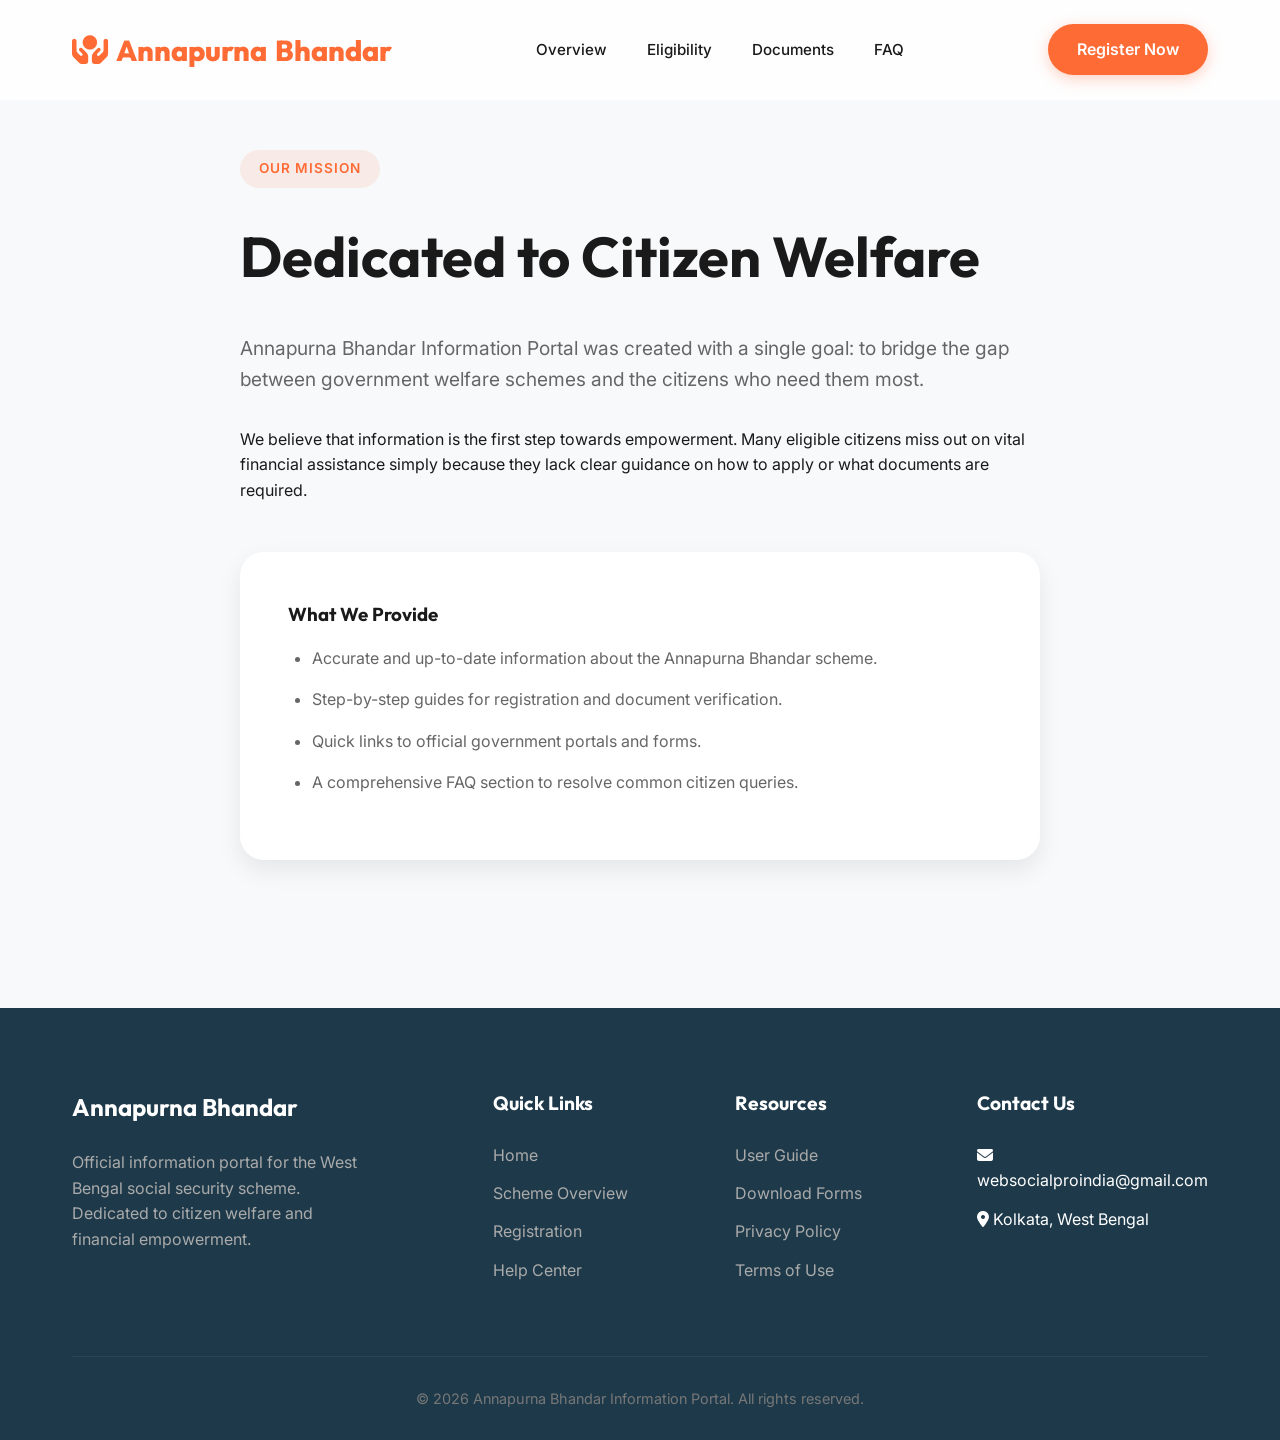
<file: about.html>
<!DOCTYPE html>
<html lang="en">
<head>
    <meta charset="UTF-8">
    <meta name="viewport" content="width=device-width, initial-scale=1.0">
    <title>About Us | Annapurna Bhandar Welfare Information</title>
    <meta name="description" content="Learn more about the mission and vision behind the Annapurna Bhandar information portal. We help citizens access government welfare benefits.">
    <link rel="stylesheet" href="index.css">
    <link rel="stylesheet" href="https://cdnjs.cloudflare.com/ajax/libs/font-awesome/6.4.0/css/all.min.css">
</head>
<body>

    <header id="main-header" class="scrolled">
        <div class="container">
            <nav>
                <a href="index.html" class="logo">
                    <i class="fas fa-hands-holding-circle"></i> Annapurna <span>Bhandar</span>
                </a>
                <ul class="nav-links">
                    <li><a href="index.html#overview">Overview</a></li>
                    <li><a href="index.html#eligibility">Eligibility</a></li>
                    <li><a href="index.html#documents">Documents</a></li>
                    <li><a href="index.html#faq">FAQ</a></li>
                </ul>
                <a href="index.html#apply" class="nav-cta">Register Now</a>
            </nav>
        </div>
    </header>

    <main>
        <section class="section-padding" style="padding-top: 150px;">
            <div class="container">
                <div style="max-width: 800px; margin: 0 auto;">
                    <span class="badge">Our Mission</span>
                    <h1 style="font-size: 3.5rem; margin-bottom: 2rem;">Dedicated to Citizen Welfare</h1>
                    <p style="font-size: 1.2rem; color: var(--text-muted); margin-bottom: 2rem;">
                        Annapurna Bhandar Information Portal was created with a single goal: to bridge the gap between government welfare schemes and the citizens who need them most. 
                    </p>
                    <p style="margin-bottom: 1.5rem;">
                        We believe that information is the first step towards empowerment. Many eligible citizens miss out on vital financial assistance simply because they lack clear guidance on how to apply or what documents are required.
                    </p>
                    <div style="background: var(--white); padding: 3rem; border-radius: 24px; box-shadow: var(--shadow-md); margin: 3rem 0;">
                        <h3 style="margin-bottom: 1rem;">What We Provide</h3>
                        <ul style="list-style: disc; padding-left: 1.5rem; color: var(--text-muted);">
                            <li style="margin-bottom: 1rem;">Accurate and up-to-date information about the Annapurna Bhandar scheme.</li>
                            <li style="margin-bottom: 1rem;">Step-by-step guides for registration and document verification.</li>
                            <li style="margin-bottom: 1rem;">Quick links to official government portals and forms.</li>
                            <li style="margin-bottom: 1rem;">A comprehensive FAQ section to resolve common citizen queries.</li>
                        </ul>
                    </div>
                </div>
            </div>
        </section>
    </main>

    <footer>
        <div class="container">
            <div class="footer-grid">
                <div class="footer-brand">
                    <h2>Annapurna <span>Bhandar</span></h2>
                    <p>Official information portal for the West Bengal social security scheme. Dedicated to citizen welfare and financial empowerment.</p>
                </div>
                <div class="footer-links">
                    <h4>Quick Links</h4>
                    <ul>
                        <li><a href="index.html">Home</a></li>
                        <li><a href="index.html#overview">Scheme Overview</a></li>
                        <li><a href="index.html#apply">Registration</a></li>
                        <li><a href="index.html#faq">Help Center</a></li>
                    </ul>
                </div>
                <div class="footer-links">
                    <h4>Resources</h4>
                    <ul>
                        <li><a href="#">User Guide</a></li>
                        <li><a href="#">Download Forms</a></li>
                        <li><a href="privacy.html">Privacy Policy</a></li>
                        <li><a href="terms.html">Terms of Use</a></li>
                    </ul>
                </div>
                <div class="footer-links">
                    <h4>Contact Us</h4>
                    <ul>
                        <li><i class="fas fa-envelope"></i> websocialproindia@gmail.com</li>
                        <li><i class="fas fa-map-marker-alt"></i> Kolkata, West Bengal</li>
                    </ul>
                </div>
            </div>
            <div class="footer-bottom">
                <p>&copy; 2026 Annapurna Bhandar Information Portal. All rights reserved.</p>
            </div>
        </div>
    </footer>

    <script src="index.js"></script>
</body>
</html>
</file>
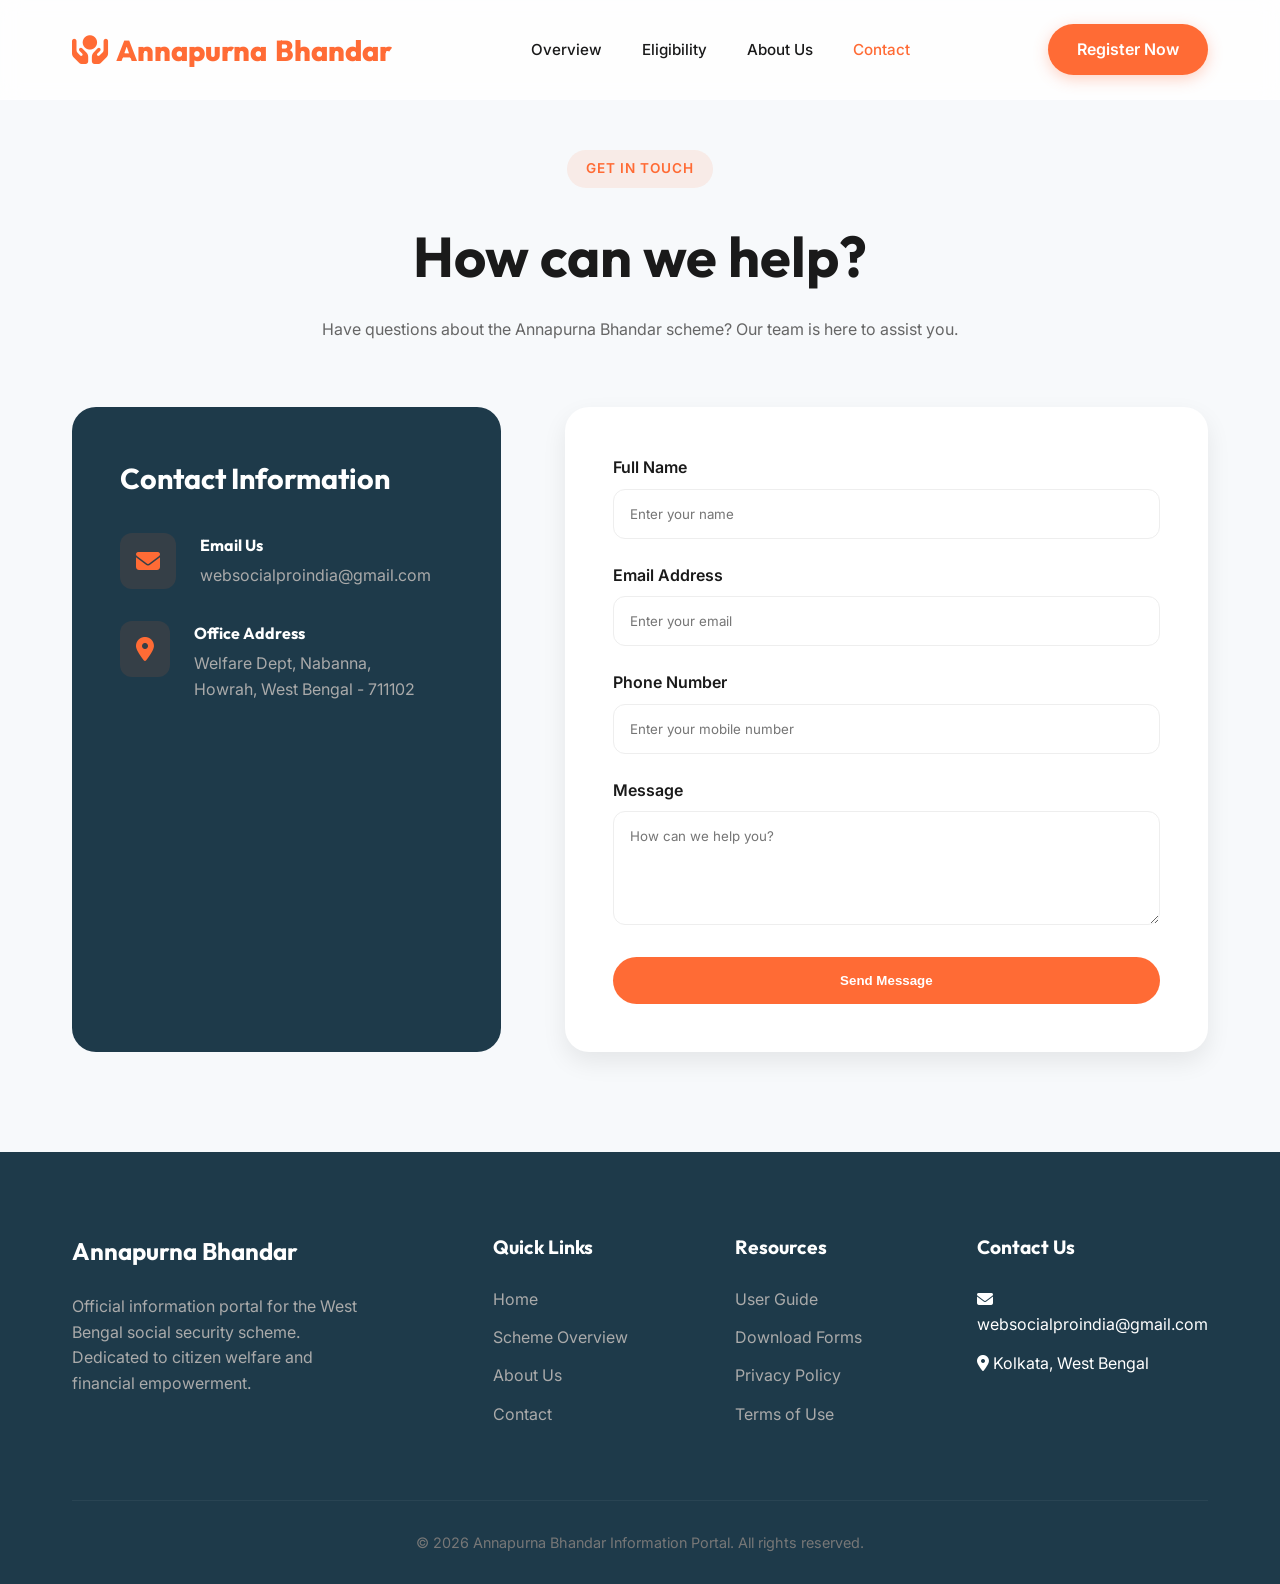
<file: contact.html>
<!DOCTYPE html>
<html lang="en">
<head>
    <meta charset="UTF-8">
    <meta name="viewport" content="width=device-width, initial-scale=1.0">
    <title>Contact Us | Annapurna Bhandar Support</title>
    <meta name="description" content="Get in touch with the Annapurna Bhandar information team. We are here to help you with your queries regarding the scheme.">
    <link rel="stylesheet" href="index.css">
    <link rel="stylesheet" href="https://cdnjs.cloudflare.com/ajax/libs/font-awesome/6.4.0/css/all.min.css">
    <style>
        .contact-container {
            display: grid;
            grid-template-columns: 1fr 1.5fr;
            gap: 4rem;
            margin-top: 4rem;
        }
        .contact-info-card {
            background: var(--secondary-dark);
            color: var(--white);
            padding: 3rem;
            border-radius: 24px;
        }
        .contact-method {
            margin-bottom: 2rem;
            display: flex;
            gap: 1.5rem;
            align-items: flex-start;
        }
        .contact-method i {
            font-size: 1.5rem;
            color: var(--primary);
            background: rgba(255, 107, 53, 0.1);
            padding: 1rem;
            border-radius: 12px;
        }
        .contact-form {
            background: var(--white);
            padding: 3rem;
            border-radius: 24px;
            box-shadow: var(--shadow-md);
        }
        .form-group {
            margin-bottom: 1.5rem;
        }
        .form-group label {
            display: block;
            margin-bottom: 0.5rem;
            font-weight: 600;
        }
        .form-group input, .form-group textarea {
            width: 100%;
            padding: 1rem;
            border: 1px solid #EEE;
            border-radius: 12px;
            font-family: inherit;
            transition: var(--transition);
        }
        .form-group input:focus, .form-group textarea:focus {
            outline: none;
            border-color: var(--primary);
            box-shadow: 0 0 0 4px rgba(255, 107, 53, 0.1);
        }
        .submit-btn {
            background: var(--primary);
            color: var(--white);
            border: none;
            padding: 1rem 2.5rem;
            border-radius: 50px;
            font-weight: 600;
            cursor: pointer;
            width: 100%;
            transition: var(--transition);
        }
        .submit-btn:hover {
            background: var(--primary-dark);
            transform: translateY(-2px);
        }
        @media (max-width: 992px) {
            .contact-container { grid-template-columns: 1fr; }
        }
    </style>
</head>
<body>

    <header id="main-header" class="scrolled">
        <div class="container">
            <nav>
                <a href="index.html" class="logo">
                    <i class="fas fa-hands-holding-circle"></i> Annapurna <span>Bhandar</span>
                </a>
                <ul class="nav-links">
                    <li><a href="index.html#overview">Overview</a></li>
                    <li><a href="index.html#eligibility">Eligibility</a></li>
                    <li><a href="about.html">About Us</a></li>
                    <li><a href="contact.html" style="color: var(--primary);">Contact</a></li>
                </ul>
                <a href="index.html#apply" class="nav-cta">Register Now</a>
            </nav>
        </div>
    </header>

    <main>
        <section class="section-padding" style="padding-top: 150px;">
            <div class="container">
                <div style="text-align: center; max-width: 700px; margin: 0 auto 2rem;">
                    <span class="badge">Get in Touch</span>
                    <h1 style="font-size: 3.5rem; margin-bottom: 1rem;">How can we help?</h1>
                    <p style="color: var(--text-muted);">Have questions about the Annapurna Bhandar scheme? Our team is here to assist you.</p>
                </div>

                <div class="contact-container">
                    <div class="contact-info-card">
                        <h3 style="margin-bottom: 2rem; font-size: 1.8rem;">Contact Information</h3>
                        <div class="contact-method">
                            <i class="fas fa-envelope"></i>
                            <div>
                                <h4 style="margin-bottom: 0.3rem;">Email Us</h4>
                                <p style="color: #AAA;">websocialproindia@gmail.com</p>
                            </div>
                        </div>
                        <div class="contact-method">
                            <i class="fas fa-map-marker-alt"></i>
                            <div>
                                <h4 style="margin-bottom: 0.3rem;">Office Address</h4>
                                <p style="color: #AAA;">Welfare Dept, Nabanna,<br>Howrah, West Bengal - 711102</p>
                            </div>
                        </div>
                    </div>

                    <div class="contact-form">
                        <form id="support-form">
                            <div class="form-group">
                                <label>Full Name</label>
                                <input type="text" placeholder="Enter your name" required>
                            </div>
                            <div class="form-group">
                                <label>Email Address</label>
                                <input type="email" placeholder="Enter your email" required>
                            </div>
                            <div class="form-group">
                                <label>Phone Number</label>
                                <input type="tel" placeholder="Enter your mobile number" required>
                            </div>
                            <div class="form-group">
                                <label>Message</label>
                                <textarea rows="5" placeholder="How can we help you?" required></textarea>
                            </div>
                            <button type="submit" class="submit-btn">Send Message</button>
                        </form>
                    </div>
                </div>
            </div>
        </section>
    </main>

    <footer>
        <div class="container">
            <div class="footer-grid">
                <div class="footer-brand">
                    <h2>Annapurna <span>Bhandar</span></h2>
                    <p>Official information portal for the West Bengal social security scheme. Dedicated to citizen welfare and financial empowerment.</p>
                </div>
                <div class="footer-links">
                    <h4>Quick Links</h4>
                    <ul>
                        <li><a href="index.html">Home</a></li>
                        <li><a href="index.html#overview">Scheme Overview</a></li>
                        <li><a href="about.html">About Us</a></li>
                        <li><a href="contact.html">Contact</a></li>
                    </ul>
                </div>
                <div class="footer-links">
                    <h4>Resources</h4>
                    <ul>
                        <li><a href="#">User Guide</a></li>
                        <li><a href="#">Download Forms</a></li>
                        <li><a href="privacy.html">Privacy Policy</a></li>
                        <li><a href="terms.html">Terms of Use</a></li>
                    </ul>
                </div>
                <div class="footer-links">
                    <h4>Contact Us</h4>
                    <ul>
                        <li><i class="fas fa-envelope"></i> websocialproindia@gmail.com</li>
                        <li><i class="fas fa-map-marker-alt"></i> Kolkata, West Bengal</li>
                    </ul>
                </div>
            </div>
            <div class="footer-bottom">
                <p>&copy; 2026 Annapurna Bhandar Information Portal. All rights reserved.</p>
            </div>
        </div>
    </footer>

    <script src="index.js"></script>
    <script>
        document.getElementById('support-form').addEventListener('submit', (e) => {
            e.preventDefault();
            alert('Thank you! Your message has been sent. We will get back to you soon.');
            e.target.reset();
        });
    </script>
</body>
</html>
</file>
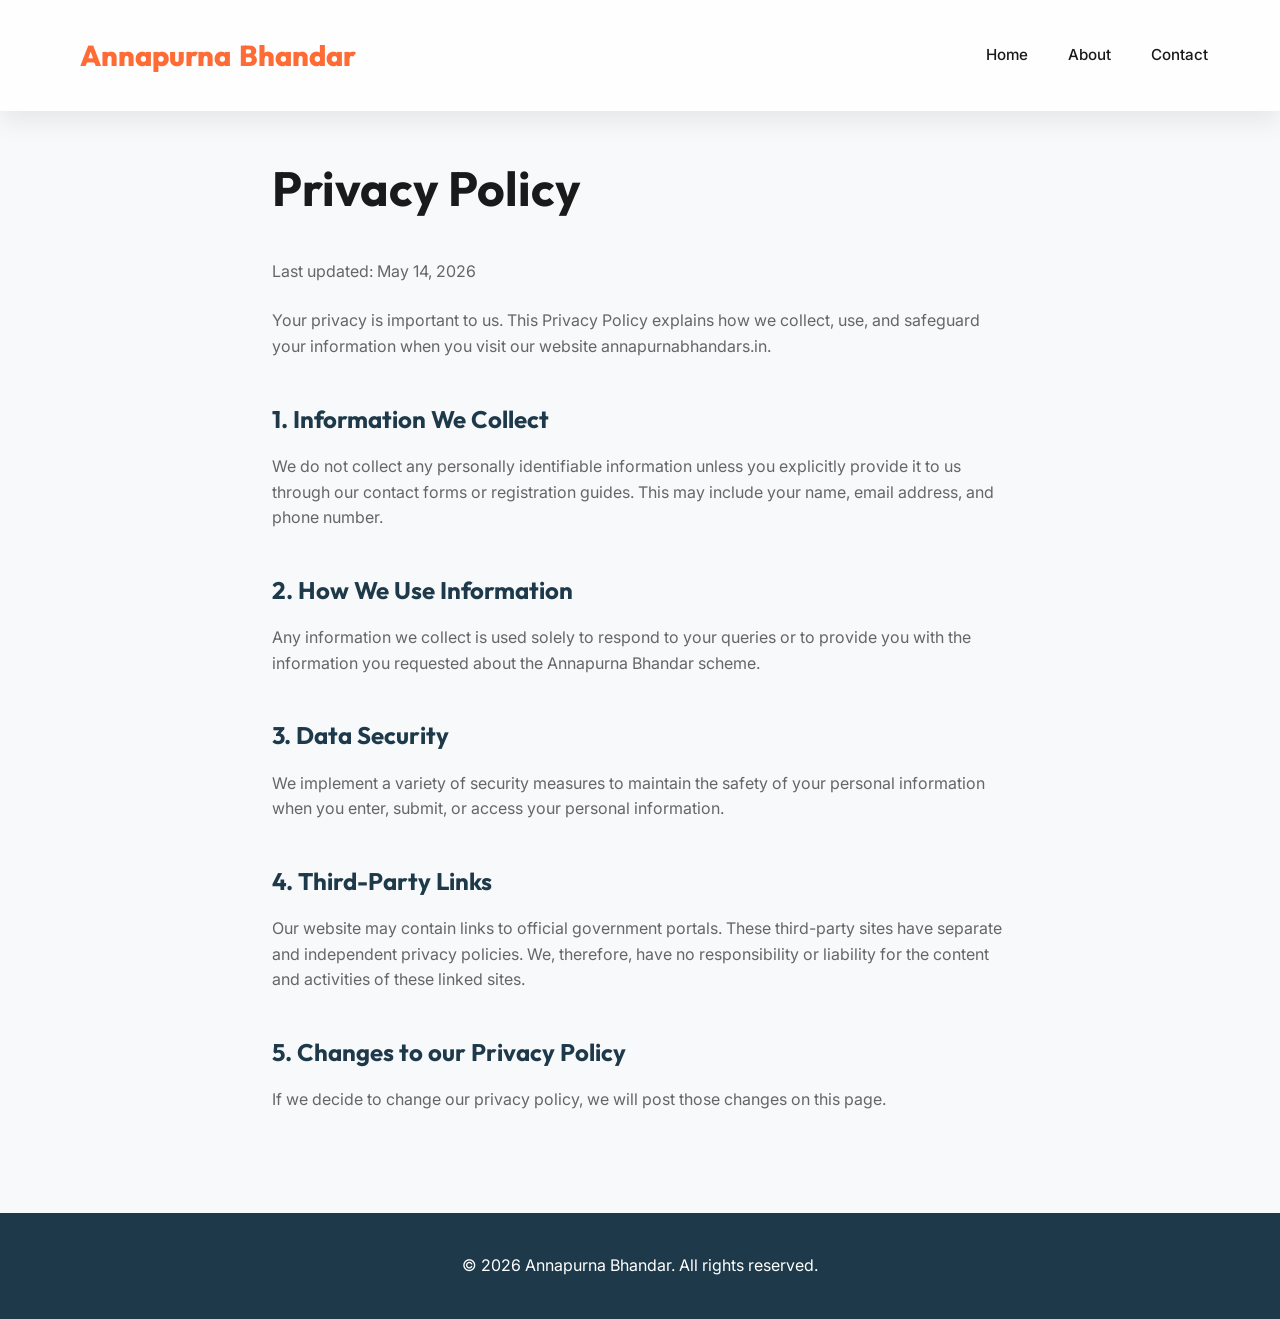
<file: privacy.html>
<!DOCTYPE html>
<html lang="en">
<head>
    <meta charset="UTF-8">
    <meta name="viewport" content="width=device-width, initial-scale=1.0">
    <title>Privacy Policy | Annapurna Bhandar Portal</title>
    <link rel="stylesheet" href="index.css">
    <style>
        .legal-content { max-width: 800px; margin: 150px auto 100px; padding: 0 2rem; }
        .legal-content h1 { margin-bottom: 2rem; font-size: 3rem; }
        .legal-content h2 { margin: 2.5rem 0 1rem; color: var(--secondary-dark); }
        .legal-content p { margin-bottom: 1.5rem; color: var(--text-muted); }
    </style>
</head>
<body>
    <header id="main-header" class="scrolled">
        <div class="container">
            <nav>
                <a href="index.html" class="logo">
                    <i class="fas fa-hands-holding-circle"></i> Annapurna <span>Bhandar</span>
                </a>
                <ul class="nav-links">
                    <li><a href="index.html">Home</a></li>
                    <li><a href="about.html">About</a></li>
                    <li><a href="contact.html">Contact</a></li>
                </ul>
            </nav>
        </div>
    </header>

    <main class="legal-content">
        <h1>Privacy Policy</h1>
        <p>Last updated: May 14, 2026</p>
        
        <p>Your privacy is important to us. This Privacy Policy explains how we collect, use, and safeguard your information when you visit our website annapurnabhandars.in.</p>
        
        <h2>1. Information We Collect</h2>
        <p>We do not collect any personally identifiable information unless you explicitly provide it to us through our contact forms or registration guides. This may include your name, email address, and phone number.</p>
        
        <h2>2. How We Use Information</h2>
        <p>Any information we collect is used solely to respond to your queries or to provide you with the information you requested about the Annapurna Bhandar scheme.</p>
        
        <h2>3. Data Security</h2>
        <p>We implement a variety of security measures to maintain the safety of your personal information when you enter, submit, or access your personal information.</p>
        
        <h2>4. Third-Party Links</h2>
        <p>Our website may contain links to official government portals. These third-party sites have separate and independent privacy policies. We, therefore, have no responsibility or liability for the content and activities of these linked sites.</p>
        
        <h2>5. Changes to our Privacy Policy</h2>
        <p>If we decide to change our privacy policy, we will post those changes on this page.</p>
    </main>

    <footer style="background: var(--secondary-dark); color: white; padding: 40px 0; text-align: center;">
        <p>&copy; 2026 Annapurna Bhandar. All rights reserved.</p>
    </footer>
</body>
</html>
</file>
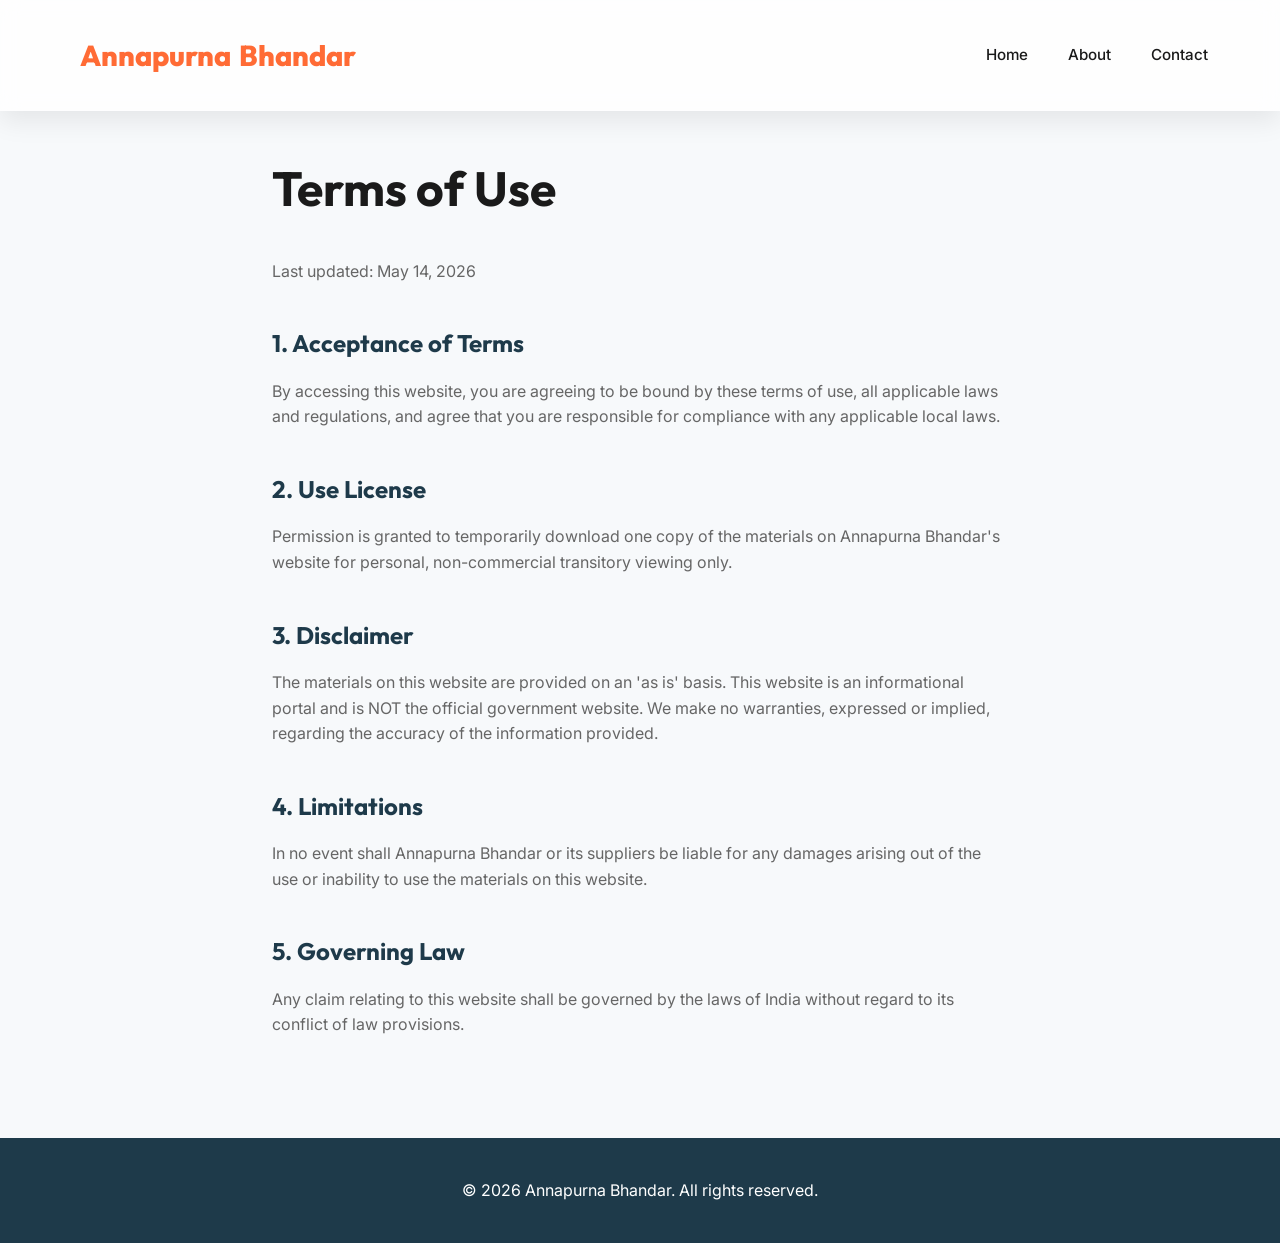
<file: terms.html>
<!DOCTYPE html>
<html lang="en">
<head>
    <meta charset="UTF-8">
    <meta name="viewport" content="width=device-width, initial-scale=1.0">
    <title>Terms of Use | Annapurna Bhandar Portal</title>
    <link rel="stylesheet" href="index.css">
    <style>
        .legal-content { max-width: 800px; margin: 150px auto 100px; padding: 0 2rem; }
        .legal-content h1 { margin-bottom: 2rem; font-size: 3rem; }
        .legal-content h2 { margin: 2.5rem 0 1rem; color: var(--secondary-dark); }
        .legal-content p { margin-bottom: 1.5rem; color: var(--text-muted); }
    </style>
</head>
<body>
    <header id="main-header" class="scrolled">
        <div class="container">
            <nav>
                <a href="index.html" class="logo">
                    <i class="fas fa-hands-holding-circle"></i> Annapurna <span>Bhandar</span>
                </a>
                <ul class="nav-links">
                    <li><a href="index.html">Home</a></li>
                    <li><a href="about.html">About</a></li>
                    <li><a href="contact.html">Contact</a></li>
                </ul>
            </nav>
        </div>
    </header>

    <main class="legal-content">
        <h1>Terms of Use</h1>
        <p>Last updated: May 14, 2026</p>
        
        <h2>1. Acceptance of Terms</h2>
        <p>By accessing this website, you are agreeing to be bound by these terms of use, all applicable laws and regulations, and agree that you are responsible for compliance with any applicable local laws.</p>
        
        <h2>2. Use License</h2>
        <p>Permission is granted to temporarily download one copy of the materials on Annapurna Bhandar's website for personal, non-commercial transitory viewing only.</p>
        
        <h2>3. Disclaimer</h2>
        <p>The materials on this website are provided on an 'as is' basis. This website is an informational portal and is NOT the official government website. We make no warranties, expressed or implied, regarding the accuracy of the information provided.</p>
        
        <h2>4. Limitations</h2>
        <p>In no event shall Annapurna Bhandar or its suppliers be liable for any damages arising out of the use or inability to use the materials on this website.</p>
        
        <h2>5. Governing Law</h2>
        <p>Any claim relating to this website shall be governed by the laws of India without regard to its conflict of law provisions.</p>
    </main>

    <footer style="background: var(--secondary-dark); color: white; padding: 40px 0; text-align: center;">
        <p>&copy; 2026 Annapurna Bhandar. All rights reserved.</p>
    </footer>
</body>
</html>
</file>
<file: index.css>
@import url('https://fonts.googleapis.com/css2?family=Inter:wght@300;400;500;600;700&family=Outfit:wght@300;400;500;600;700;800&display=swap');

:root {
    /* Color Palette */
    --primary: #FF6B35;
    --primary-light: #FF8C61;
    --primary-dark: #E85A24;
    --secondary: #2E5266;
    --secondary-dark: #1E3A4A;
    --accent: #6D2E46;
    --bg-main: #F7F9FB;
    --bg-card: #FFFFFF;
    --text-main: #1A1A1A;
    --text-muted: #666666;
    --white: #FFFFFF;
    --glass: rgba(255, 255, 255, 0.8);
    --glass-border: rgba(255, 255, 255, 0.2);
    
    /* Shadows */
    --shadow-sm: 0 2px 4px rgba(0, 0, 0, 0.05);
    --shadow-md: 0 10px 25px rgba(0, 0, 0, 0.08);
    --shadow-lg: 0 20px 50px rgba(0, 0, 0, 0.12);
    
    /* Transitions */
    --transition: all 0.3s cubic-bezier(0.4, 0, 0.2, 1);
}

* {
    margin: 0;
    padding: 0;
    box-sizing: border-box;
}

html {
    scroll-behavior: smooth;
}

body {
    font-family: 'Inter', sans-serif;
    background-color: var(--bg-main);
    color: var(--text-main);
    line-height: 1.6;
    overflow-x: hidden;
}

h1, h2, h3, h4, h5, h6 {
    font-family: 'Outfit', sans-serif;
    font-weight: 700;
}

a {
    text-decoration: none;
    color: inherit;
    transition: var(--transition);
}

ul {
    list-style: none;
}

/* Layout Utilities */
.container {
    max-width: 1200px;
    margin: 0 auto;
    padding: 0 2rem;
}

.section-padding {
    padding: 100px 0;
}

/* Header & Navigation */
header {
    position: fixed;
    top: 0;
    left: 0;
    width: 100%;
    z-index: 1000;
    background: var(--glass);
    backdrop-filter: blur(10px);
    border-bottom: 1px solid var(--glass-border);
    transition: var(--transition);
}

header.scrolled {
    padding: 0.5rem 0;
    box-shadow: var(--shadow-md);
}

nav {
    display: flex;
    justify-content: space-between;
    align-items: center;
    padding: 1.5rem 0;
}

.logo {
    font-family: 'Outfit', sans-serif;
    font-size: 1.8rem;
    font-weight: 800;
    color: var(--primary);
    display: flex;
    align-items: center;
    gap: 0.5rem;
}

.nav-links {
    display: flex;
    gap: 2.5rem;
}

.nav-links a {
    font-weight: 500;
    font-size: 0.95rem;
}

.nav-links a:hover {
    color: var(--primary);
}

.nav-cta {
    background: var(--primary);
    color: var(--white);
    padding: 0.8rem 1.8rem;
    border-radius: 50px;
    font-weight: 600;
    box-shadow: 0 4px 15px rgba(255, 107, 53, 0.3);
}

.nav-cta:hover {
    transform: translateY(-2px);
    box-shadow: 0 8px 25px rgba(255, 107, 53, 0.4);
    background: var(--primary-dark);
}

/* Hero Slider - Full Visibility & Advance Look */
.hero {
    width: 100%;
    aspect-ratio: 2.8 / 1; /* Best ratio for the provided banner images */
    min-height: 400px;
    padding-top: 0;
    position: relative;
    overflow: hidden;
    background: #f0f0f0;
    margin-top: 80px; /* Space for fixed header */
}

@media (max-width: 768px) {
    .hero {
        aspect-ratio: 16 / 9;
        margin-top: 60px;
    }
}

.slider {
    position: absolute;
    top: 0;
    left: 0;
    width: 100%;
    height: 100%;
    z-index: 1;
}

.slide {
    position: absolute;
    top: 0;
    left: 0;
    width: 100%;
    height: 100%;
    opacity: 0;
    visibility: hidden;
    transition: opacity 0.8s cubic-bezier(0.4, 0, 0.2, 1);
    background-size: 100% 100%; /* Ensure full image is visible */
    background-position: center;
    background-repeat: no-repeat;
}

.slide.active {
    opacity: 1;
    visibility: visible;
}

/* Dots Navigation */
.slider-dots {
    position: absolute;
    bottom: 20px;
    left: 50%;
    transform: translateX(-50%);
    z-index: 5;
    display: flex;
    gap: 10px;
}

.dot {
    width: 12px;
    height: 12px;
    background: rgba(255, 255, 255, 0.4);
    border-radius: 50%;
    cursor: pointer;
    transition: var(--transition);
    border: 2px solid transparent;
}

.dot.active {
    background: var(--primary);
    transform: scale(1.2);
    border-color: white;
}

.hero-overlay {
    display: none; /* Removed overlay to make banners fully clear as requested */
}

.hero-content {
    display: none; /* Hide floating text if using images that already have text/graphics */
}

.badge {
    background: rgba(255, 107, 53, 0.1);
    color: var(--primary);
    padding: 0.5rem 1.2rem;
    border-radius: 50px;
    font-size: 0.85rem;
    font-weight: 600;
    display: inline-block;
    margin-bottom: 1.5rem;
    text-transform: uppercase;
    letter-spacing: 1px;
}

.hero h1 {
    font-size: 4rem;
    line-height: 1.1;
    margin-bottom: 1.5rem;
    color: var(--secondary-dark);
}

.hero h1 span {
    color: var(--primary);
}

.hero p {
    font-size: 1.2rem;
    color: var(--text-muted);
    margin-bottom: 2.5rem;
    max-width: 500px;
}

.hero-btns {
    display: flex;
    gap: 1.5rem;
}

.btn-secondary {
    background: var(--white);
    color: var(--secondary);
    padding: 0.8rem 1.8rem;
    border-radius: 50px;
    font-weight: 600;
    border: 2px solid #EEE;
}

.btn-secondary:hover {
    border-color: var(--primary);
    color: var(--primary);
}

/* Features Section */
.features-grid {
    display: grid;
    grid-template-columns: repeat(auto-fit, minmax(300px, 1fr));
    gap: 2rem;
    margin-top: 4rem;
}

.feature-card {
    background: var(--bg-card);
    padding: 3rem 2rem;
    border-radius: 24px;
    box-shadow: var(--shadow-sm);
    transition: var(--transition);
    border: 1px solid #F0F0F0;
    text-align: center;
}

.feature-card:hover {
    transform: translateY(-10px);
    box-shadow: var(--shadow-lg);
    border-color: var(--primary-light);
}

.feature-icon {
    width: 70px;
    height: 70px;
    background: rgba(255, 107, 53, 0.05);
    border-radius: 20px;
    display: flex;
    align-items: center;
    justify-content: center;
    margin: 0 auto 1.5rem;
    color: var(--primary);
    font-size: 1.5rem;
}

.feature-card h3 {
    margin-bottom: 1rem;
    font-size: 1.5rem;
}

/* Info Section */
.info-section {
    display: flex;
    align-items: center;
    gap: 4rem;
}

.info-img {
    flex: 1;
    border-radius: 32px;
    overflow: hidden;
    box-shadow: var(--shadow-lg);
}

.info-img img {
    width: 100%;
    height: 100%;
    object-fit: cover;
    display: block;
}

.info-content {
    flex: 1;
}

.info-content h2 {
    font-size: 2.8rem;
    margin-bottom: 1.5rem;
}

.info-list {
    margin-top: 2rem;
}

.info-item {
    display: flex;
    align-items: center;
    gap: 1rem;
    margin-bottom: 1rem;
    font-weight: 500;
}

.info-item i {
    color: var(--primary);
}

/* FAQ Section */
.faq-grid {
    max-width: 800px;
    margin: 4rem auto 0;
}

.faq-item {
    background: var(--white);
    border-radius: 16px;
    margin-bottom: 1rem;
    border: 1px solid #EEE;
    overflow: hidden;
}

.faq-question {
    padding: 1.5rem 2rem;
    display: flex;
    justify-content: space-between;
    align-items: center;
    cursor: pointer;
    font-weight: 600;
    transition: var(--transition);
}

.faq-question:hover {
    background: rgba(255, 107, 53, 0.02);
}

.faq-answer {
    padding: 0 2rem;
    max-height: 0;
    overflow: hidden;
    transition: max-height 0.3s ease-out;
    color: var(--text-muted);
}

.faq-item.active .faq-answer {
    max-height: 500px;
    padding-bottom: 1.5rem;
}

.faq-item.active .faq-question i {
    transform: rotate(180deg);
}

/* Footer */
footer {
    background: var(--secondary-dark);
    color: var(--white);
    padding: 80px 0 30px;
}

.footer-grid {
    display: grid;
    grid-template-columns: 2fr 1fr 1fr 1fr;
    gap: 4rem;
    margin-bottom: 60px;
}

.footer-brand h2 {
    color: var(--white);
    margin-bottom: 1.5rem;
}

.footer-brand p {
    color: #AAA;
    max-width: 300px;
}

.footer-links h4 {
    margin-bottom: 1.5rem;
    font-size: 1.2rem;
}

.footer-links ul li {
    margin-bottom: 0.8rem;
}

.footer-links ul li a {
    color: #AAA;
}

.footer-links ul li a:hover {
    color: var(--primary);
    padding-left: 5px;
}

.footer-bottom {
    border-top: 1px solid rgba(255, 255, 255, 0.05);
    padding-top: 30px;
    text-align: center;
    color: #777;
    font-size: 0.9rem;
}

/* Responsive */
@media (max-width: 992px) {
    .hero h1 { font-size: 3rem; }
    .info-section { flex-direction: column; }
    .footer-grid { grid-template-columns: 1fr 1fr; }
}

@media (max-width: 768px) {
    .nav-links, .nav-cta { display: none; }
    .hero h1 { font-size: 2.5rem; }
}
</file>
